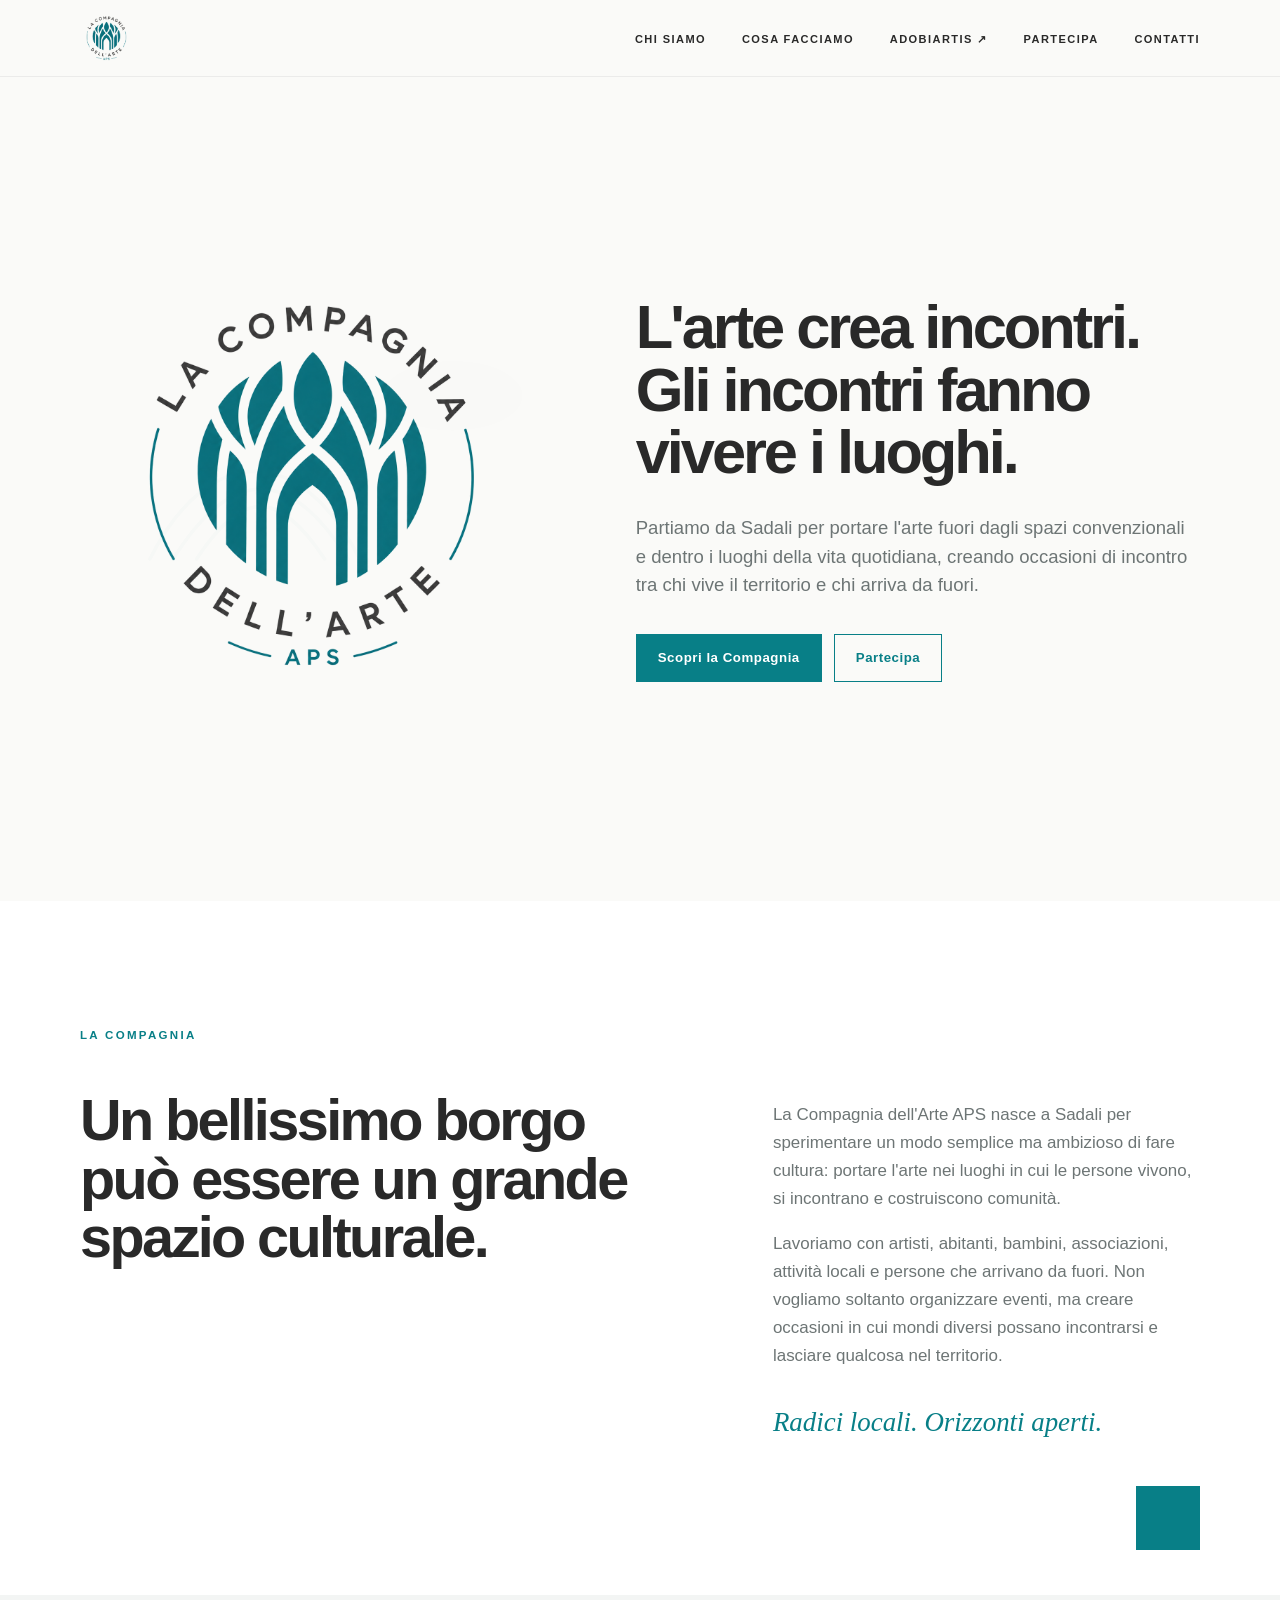
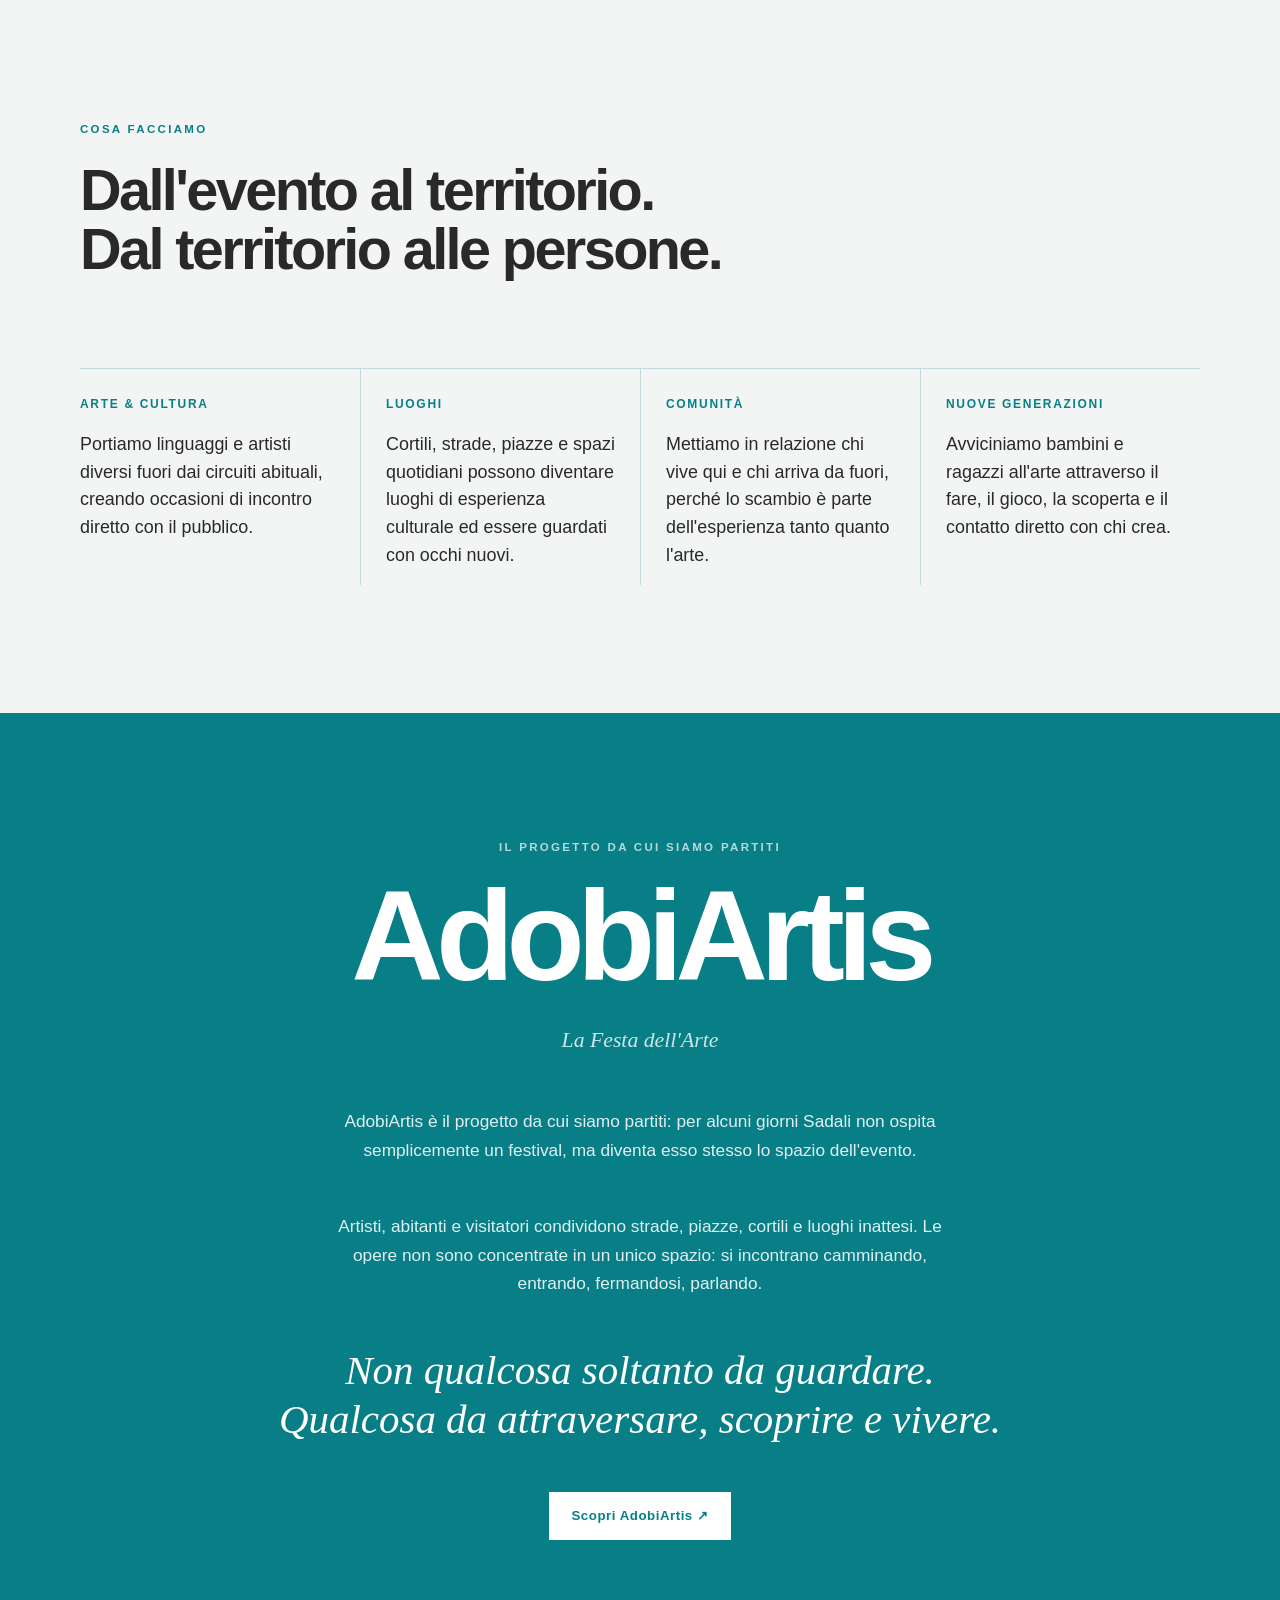
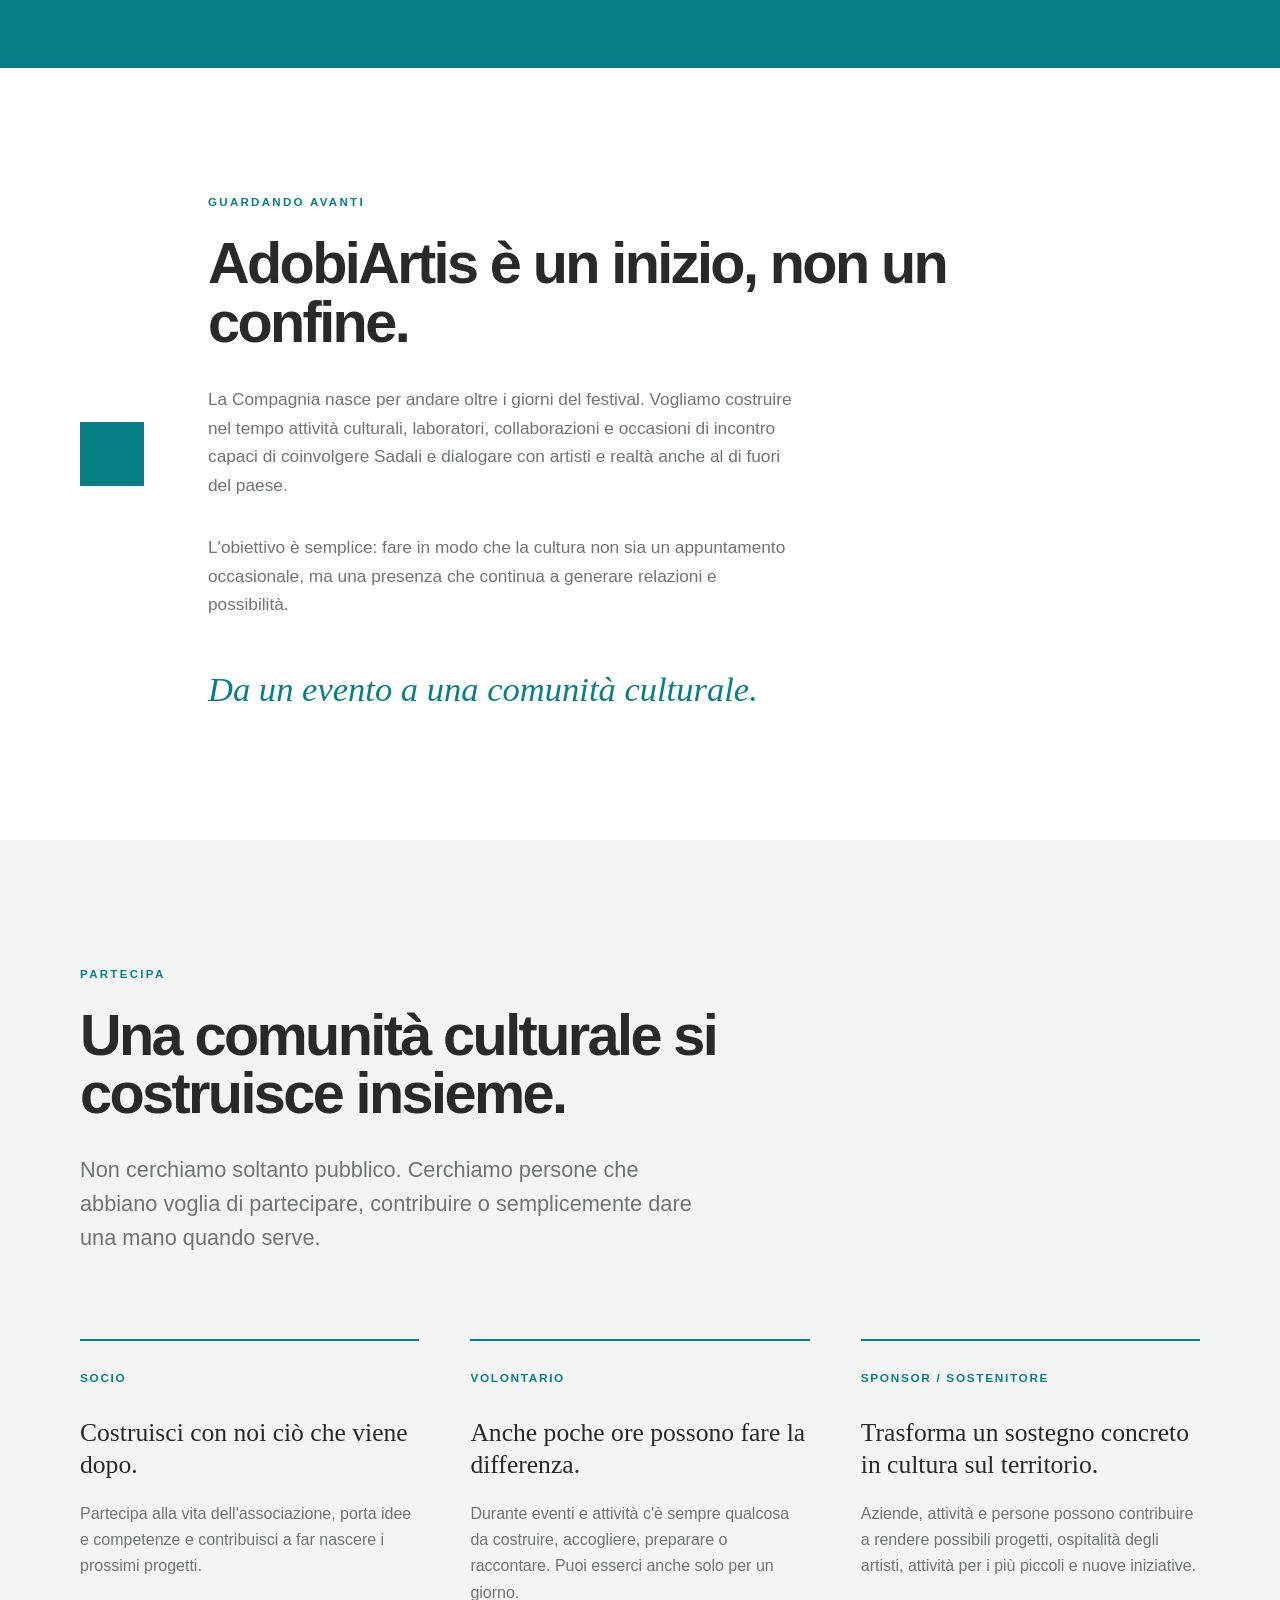
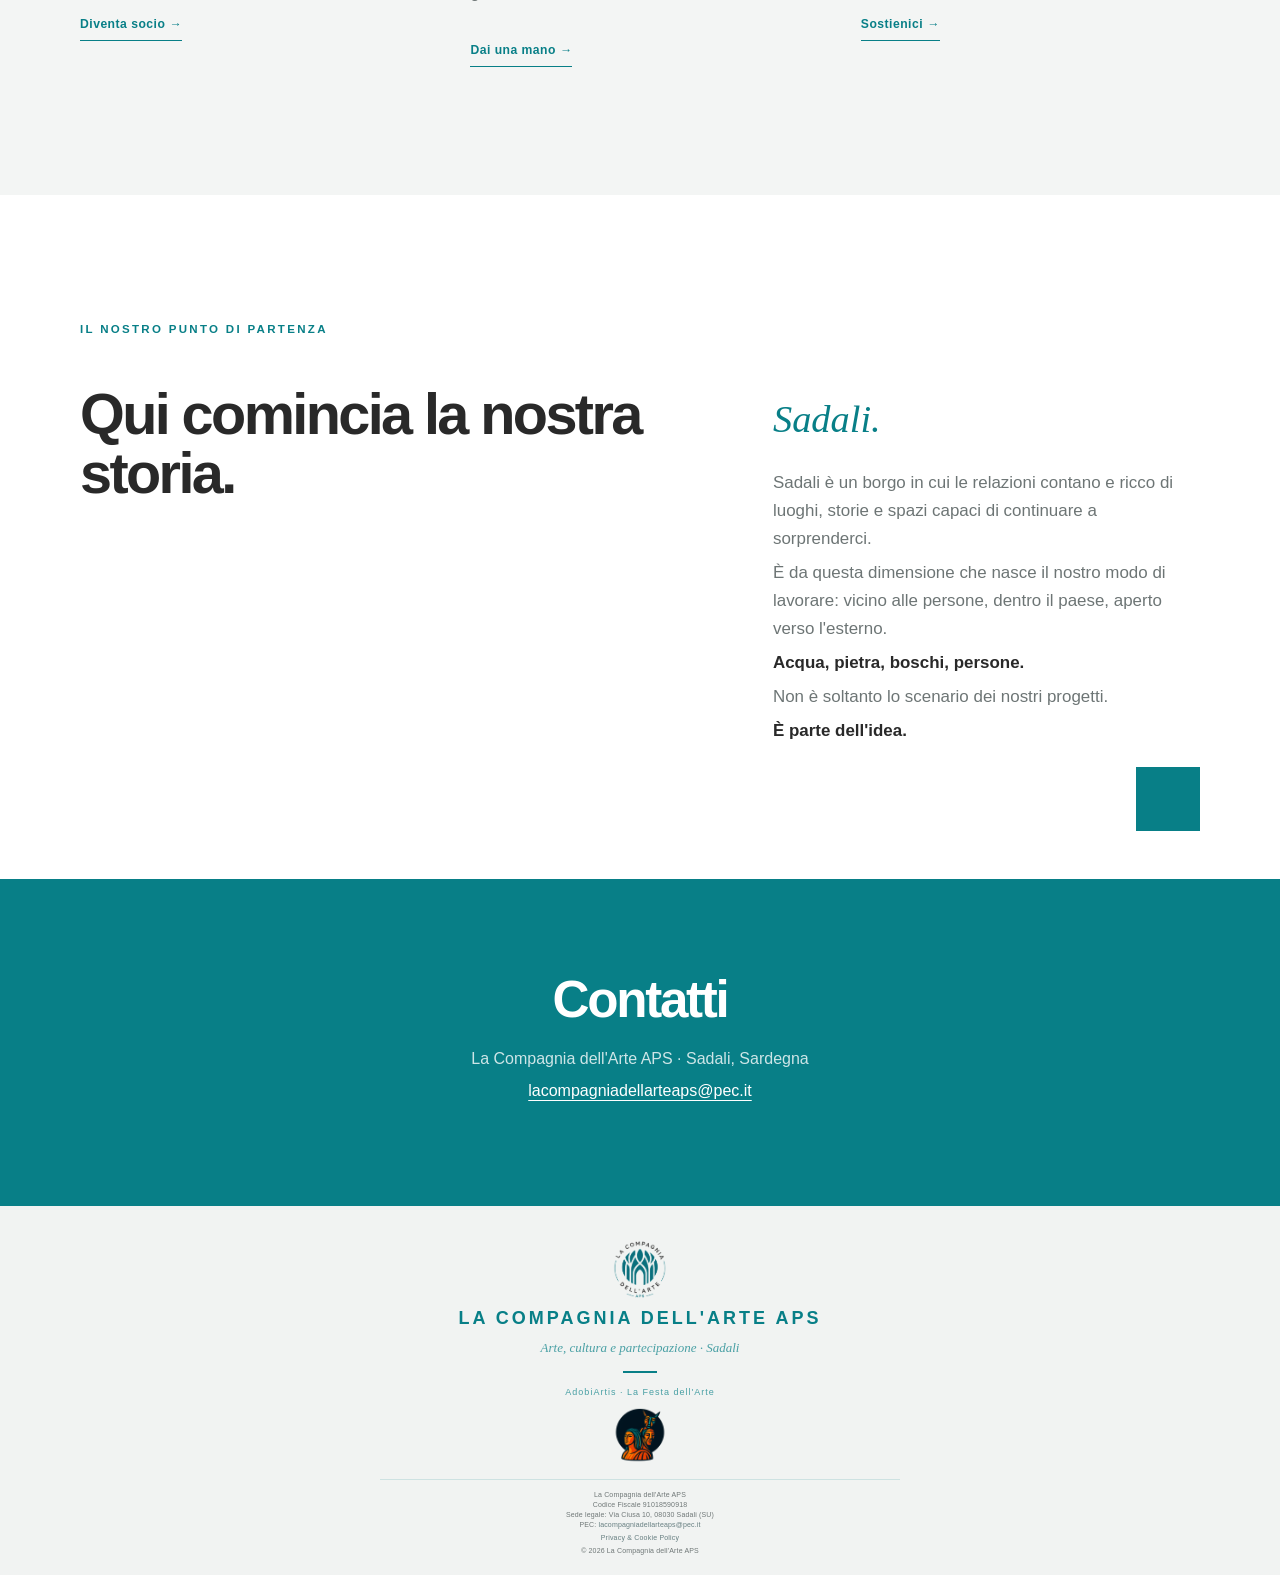
<file: index.html>
<!doctype html>
<html lang="it">

<head>
  <meta charset="utf-8">
  <meta name="viewport" content="width=device-width, initial-scale=1">

  <title>La Compagnia dell'Arte APS | Sadali</title>

  <meta
    name="description"
    content="La Compagnia dell'Arte APS nasce a Sadali per portare arte e cultura nei luoghi della vita quotidiana e creare incontri tra persone, artisti e territorio."
  >

  <!-- OPEN GRAPH -->
  <meta property="og:title" content="La Compagnia dell'Arte APS | Sadali">
  <meta
    property="og:description"
    content="Arte, cultura e partecipazione da Sadali, nel cuore della Sardegna."
  >
  <meta property="og:type" content="website">
  <meta
    property="og:image"
    content="https://lacompagniadellarteaps.github.io/associazione/assets/La_Compagnia_dell_Arte_APS_logo_transparent.png"
  >

  <!-- SOCIAL PREVIEW -->
  <meta name="twitter:card" content="summary_large_image">
  <meta name="twitter:title" content="La Compagnia dell'Arte APS | Sadali">
  <meta
    name="twitter:description"
    content="Arte, cultura e partecipazione da Sadali, nel cuore della Sardegna."
  >
  <meta
    name="twitter:image"
    content="https://lacompagniadellarteaps.github.io/associazione/assets/La_Compagnia_dell_Arte_APS_logo_transparent.png"
  >

  <!-- ICON -->
  <link
    rel="icon"
    type="image/png"
    href="assets/La_Compagnia_dell_Arte_APS_logo_transparent.png"
  >

  <!-- STYLES -->
  <link rel="stylesheet" href="css/style.css">
</head>


<body>

  <!-- =====================================================
       NAVIGATION
  ====================================================== -->

  <header id="navbar" class="navbar">

    <div class="container nav-inner">

      <a
        class="brand"
        href="#hero"
        aria-label="La Compagnia dell'Arte APS — Home"
      >
        <img
          src="assets/La_Compagnia_dell_Arte_APS_logo_transparent.png"
          alt="La Compagnia dell'Arte APS"
          class="logo compact header-logo"
        >
      </a>


      <nav
        id="navMenu"
        class="nav-menu"
        aria-label="Navigazione principale"
      >
        <ul>

          <li>
            <a class="nav-link" href="#about">
              CHI SIAMO
            </a>
          </li>

          <li>
            <a class="nav-link" href="#work">
              COSA FACCIAMO
            </a>
          </li>

          <li>
            <a
              class="nav-link"
              href="https://lacompagniadellarteaps.github.io/AdobiArtis2026/"
              target="_blank"
              rel="noopener noreferrer"
            >
              ADOBIARTIS ↗
            </a>
          </li>

          <li>
            <a class="nav-link" href="#participate">
              PARTECIPA
            </a>
          </li>

          <li>
            <a class="nav-link" href="#contact">
              CONTATTI
            </a>
          </li>

        </ul>
      </nav>


      <button
        id="hamburger"
        class="hamburger"
        type="button"
        aria-label="Apri menu"
        aria-controls="navMenu"
        aria-expanded="false"
      >
        <span></span>
        <span></span>
        <span></span>
      </button>

    </div>

  </header>


  <!-- =====================================================
       MAIN
  ====================================================== -->

  <main>


    <!-- ===================================================
         HERO
    ==================================================== -->

    <section
      id="hero"
      class="hero section"
      aria-labelledby="hero-title"
    >

      <div class="container hero-grid">


        <div class="hero-visual logo-panel">

          <img
            src="assets/La_Compagnia_dell_Arte_APS_logo_transparent.png"
            alt="La Compagnia dell'Arte APS"
            class="logo hero-logo"
          >

          <img
            src="assets/hero-shape.svg"
            alt=""
            class="hero-graphics"
            aria-hidden="true"
          >

        </div>


        <div class="hero-content">

          <h1 id="hero-title">
            L'arte crea incontri.<br>
            Gli incontri fanno vivere i luoghi.
          </h1>

          <p class="lead">
            Partiamo da Sadali per portare l'arte fuori dagli spazi
            convenzionali e dentro i luoghi della vita quotidiana,
            creando occasioni di incontro tra chi vive il territorio
            e chi arriva da fuori.
          </p>


          <div class="hero-ctas">

            <a
              class="btn primary"
              href="#about"
            >
              Scopri la Compagnia
            </a>

            <a
              class="btn ghost"
              href="#participate"
            >
              Partecipa
            </a>

          </div>

        </div>

      </div>

    </section>


    <!-- ===================================================
         CHI SIAMO
    ==================================================== -->

    <section
      id="about"
      class="section about"
      aria-labelledby="about-title"
    >

      <div class="container about-content">

        <div class="section-label">
          LA COMPAGNIA
        </div>


        <h2 id="about-title">
          Un bellissimo borgo può essere un grande spazio culturale.
        </h2>


        <div class="about-text">

          <p>
            La Compagnia dell'Arte APS nasce a Sadali per sperimentare
            un modo semplice ma ambizioso di fare cultura: portare
            l'arte nei luoghi in cui le persone vivono, si incontrano
            e costruiscono comunità.
          </p>

          <p>
            Lavoriamo con artisti, abitanti, bambini, associazioni,
            attività locali e persone che arrivano da fuori. Non
            vogliamo soltanto organizzare eventi, ma creare occasioni
            in cui mondi diversi possano incontrarsi e lasciare
            qualcosa nel territorio.
          </p>

          <h3>
            Radici locali. Orizzonti aperti.
          </h3>

        </div>

      </div>

    </section>


    <!-- ===================================================
         COSA FACCIAMO
    ==================================================== -->

    <section
      id="work"
      class="section work"
      aria-labelledby="work-title"
    >

      <div class="container">

        <div class="section-label">
          COSA FACCIAMO
        </div>


        <h2 id="work-title">
          Dall'evento al territorio.<br>
          Dal territorio alle persone.
        </h2>


        <div class="work-grid">


          <article class="work-item">

            <h3>
              ARTE &amp; CULTURA
            </h3>

            <p>
              Portiamo linguaggi e artisti diversi fuori dai circuiti
              abituali, creando occasioni di incontro diretto con il
              pubblico.
            </p>

          </article>


          <article class="work-item">

            <h3>
              LUOGHI
            </h3>

            <p>
              Cortili, strade, piazze e spazi quotidiani possono
              diventare luoghi di esperienza culturale ed essere
              guardati con occhi nuovi.
            </p>

          </article>


          <article class="work-item">

            <h3>
              COMUNITÀ
            </h3>

            <p>
              Mettiamo in relazione chi vive qui e chi arriva da
              fuori, perché lo scambio è parte dell'esperienza tanto
              quanto l'arte.
            </p>

          </article>


          <article class="work-item">

            <h3>
              NUOVE GENERAZIONI
            </h3>

            <p>
              Avviciniamo bambini e ragazzi all'arte attraverso il
              fare, il gioco, la scoperta e il contatto diretto con
              chi crea.
            </p>

          </article>


        </div>

      </div>

    </section>


    <!-- ===================================================
         ADOBIARTIS
    ==================================================== -->

    <section
      id="adobiartis"
      class="section adobiartis"
      aria-labelledby="adobiartis-title"
    >

      <div class="container">

        <div class="adobiartis-content">

          <div class="section-label">
            IL PROGETTO DA CUI SIAMO PARTITI
          </div>


          <h2 id="adobiartis-title">
            AdobiArtis
          </h2>


          <p class="lead">
            La Festa dell'Arte
          </p>


          <p>
            AdobiArtis è il progetto da cui siamo partiti: per alcuni
            giorni Sadali non ospita semplicemente un festival, ma
            diventa esso stesso lo spazio dell'evento.
          </p>

          <p>
            Artisti, abitanti e visitatori condividono strade, piazze,
            cortili e luoghi inattesi. Le opere non sono concentrate
            in un unico spazio: si incontrano camminando, entrando,
            fermandosi, parlando.
          </p>


          <h3 class="adobiartis-highlight">
            Non qualcosa soltanto da guardare.<br>
            Qualcosa da attraversare, scoprire e vivere.
          </h3>


          <div class="cta-row">

            <a
              class="btn primary"
              href="https://lacompagniadellarteaps.github.io/AdobiArtis2026/"
              target="_blank"
              rel="noopener noreferrer"
            >
              Scopri AdobiArtis ↗
            </a>

          </div>

        </div>

      </div>

    </section>


    <!-- ===================================================
         GUARDANDO AVANTI
    ==================================================== -->

    <section
      id="future"
      class="section future"
      aria-labelledby="future-title"
    >

      <div class="container">

        <div class="section-label">
          GUARDANDO AVANTI
        </div>


        <h2 id="future-title">
          AdobiArtis è un inizio, non un confine.
        </h2>


        <p class="future-text">
          La Compagnia nasce per andare oltre i giorni del festival.
          Vogliamo costruire nel tempo attività culturali, laboratori,
          collaborazioni e occasioni di incontro capaci di coinvolgere
          Sadali e dialogare con artisti e realtà anche al di fuori
          del paese.
        </p>

        <p class="future-text">
          L'obiettivo è semplice: fare in modo che la cultura non sia
          un appuntamento occasionale, ma una presenza che continua a
          generare relazioni e possibilità.
        </p>


        <h3 class="future-manifesto">
          Da un evento a una comunità culturale.
        </h3>

      </div>

    </section>


    <!-- ===================================================
         PARTECIPA
    ==================================================== -->

    <section
      id="participate"
      class="section participate"
      aria-labelledby="participate-title"
    >

      <div class="container">

        <div class="section-label">
          PARTECIPA
        </div>


        <h2 id="participate-title">
          Una comunità culturale si costruisce insieme.
        </h2>


        <p class="lead participate-intro">
          Non cerchiamo soltanto pubblico. Cerchiamo persone che
          abbiano voglia di partecipare, contribuire o semplicemente
          dare una mano quando serve.
        </p>


        <div class="participate-grid">


          <!-- SOCIO -->

          <article class="participate-card">

            <h3>
              SOCIO
            </h3>

            <p>
              <strong>
                Costruisci con noi ciò che viene dopo.
              </strong>
            </p>

            <p>
              Partecipa alla vita dell'associazione, porta idee e
              competenze e contribuisci a far nascere i prossimi
              progetti.
            </p>

            <div class="participate-actions">

              <a
                class="btn"
                href="mailto:lacompagniadellarteaps@pec.it?subject=Diventa%20socio%20-%20La%20Compagnia%20dell%27Arte"
              >
                Diventa socio →
              </a>

            </div>

          </article>


          <!-- VOLONTARIO -->

          <article class="participate-card">

            <h3>
              VOLONTARIO
            </h3>

            <p>
              <strong>
                Anche poche ore possono fare la differenza.
              </strong>
            </p>

            <p>
              Durante eventi e attività c'è sempre qualcosa da
              costruire, accogliere, preparare o raccontare.
              Puoi esserci anche solo per un giorno.
            </p>

            <div class="participate-actions">

              <a
                class="btn"
                href="mailto:lacompagniadellarteaps@pec.it?subject=Volontariato%20-%20Disponibilità"
              >
                Dai una mano →
              </a>

            </div>

          </article>


          <!-- SPONSOR -->

          <article class="participate-card">

            <h3>
              SPONSOR / SOSTENITORE
            </h3>

            <p>
              <strong>
                Trasforma un sostegno concreto in cultura sul territorio.
              </strong>
            </p>

            <p>
              Aziende, attività e persone possono contribuire a rendere
              possibili progetti, ospitalità degli artisti, attività per
              i più piccoli e nuove iniziative.
            </p>

            <div class="participate-actions">

              <a
                class="btn"
                href="mailto:lacompagniadellarteaps@pec.it?subject=Sostegno%20e%20Sponsor%20-%20Info"
              >
                Sostienici →
              </a>

            </div>

          </article>


        </div>

      </div>

    </section>


    <!-- ===================================================
         SADALI
    ==================================================== -->

    <section
      id="sadali"
      class="section sadali"
      aria-labelledby="sadali-title"
    >

      <div class="container sadali-content">

        <div class="section-label">
          IL NOSTRO PUNTO DI PARTENZA
        </div>


        <h2 id="sadali-title">
          Qui comincia la nostra storia.
        </h2>


        <div class="sadali-text">

          <h3>
            Sadali.
          </h3>

          <p>
            Sadali è un borgo in cui le relazioni contano e ricco
            di luoghi, storie e spazi capaci di continuare a
            sorprenderci.
          </p>

          <p>
            È da questa dimensione che nasce il nostro modo di
            lavorare: vicino alle persone, dentro il paese,
            aperto verso l'esterno.
          </p>

          <p>
            <strong>
              Acqua, pietra, boschi, persone.
            </strong>
          </p>

          <p>
            Non è soltanto lo scenario dei nostri progetti.
          </p>

          <p>
            <strong>
              È parte dell'idea.
            </strong>
          </p>

        </div>

      </div>

    </section>


    <!-- ===================================================
         CONTATTI
    ==================================================== -->

    <section
      id="contact"
      class="section contact"
      aria-labelledby="contact-title"
    >

      <div class="container">

        <h2 id="contact-title">
          Contatti
        </h2>

        <p>
          La Compagnia dell'Arte APS · Sadali, Sardegna
        </p>

        <p>
          <a href="mailto:lacompagniadellarteaps@pec.it">
            lacompagniadellarteaps@pec.it
          </a>
        </p>

      </div>

    </section>


  </main>


  <!-- =====================================================
       FOOTER
  ====================================================== -->

  <footer>

    <div class="footer-content">

      <div class="footer-center">


        <!-- LA COMPAGNIA -->

        <div class="footer-logo footer-logo-left">

          <img
            src="assets/La_Compagnia_dell_Arte_APS_logo_transparent.png"
            alt="La Compagnia dell'Arte APS"
          >

        </div>


        <div class="footer-brand">
          LA COMPAGNIA DELL'ARTE APS
        </div>


        <div class="footer-subtitle">
          Arte, cultura e partecipazione · Sadali
        </div>


        <div
          class="footer-line"
          aria-hidden="true"
        ></div>


        <!-- ADOBIARTIS -->

        <div class="footer-organizer">
          AdobiArtis · La Festa dell'Arte
        </div>


        <a
          class="footer-project-link footer-logo footer-logo-right"
          href="https://lacompagniadellarteaps.github.io/AdobiArtis2026/"
          target="_blank"
          rel="noopener noreferrer"
          aria-label="Visita AdobiArtis – La Festa dell'Arte"
        >

          <img
            src="assets/ChatGPT%20Image%20Apr%2023%2C%202026%2C%2002_36_26%20PM.png"
            alt="AdobiArtis – La Festa dell'Arte"
          >

        </a>

      </div>


      <!-- LEGAL -->

      <div class="footer-legal">

        <div>
          La Compagnia dell'Arte APS
        </div>

        <div>
          Codice Fiscale 91018590918
        </div>

        <div>
          Sede legale: Via Ciusa 10, 08030 Sadali (SU)
        </div>

        <div>
          PEC:
          <a href="mailto:lacompagniadellarteaps@pec.it">
            lacompagniadellarteaps@pec.it
          </a>
        </div>


        <div class="footer-legal-links">

          <a href="privacy.html">
            Privacy &amp; Cookie Policy
          </a>

        </div>


        <div class="footer-copyright">
          © 2026 La Compagnia dell'Arte APS
        </div>

      </div>

    </div>

  </footer>


  <!-- =====================================================
       JAVASCRIPT
  ====================================================== -->

  <script src="js/main.js" defer></script>

</body>

</html>
</file>
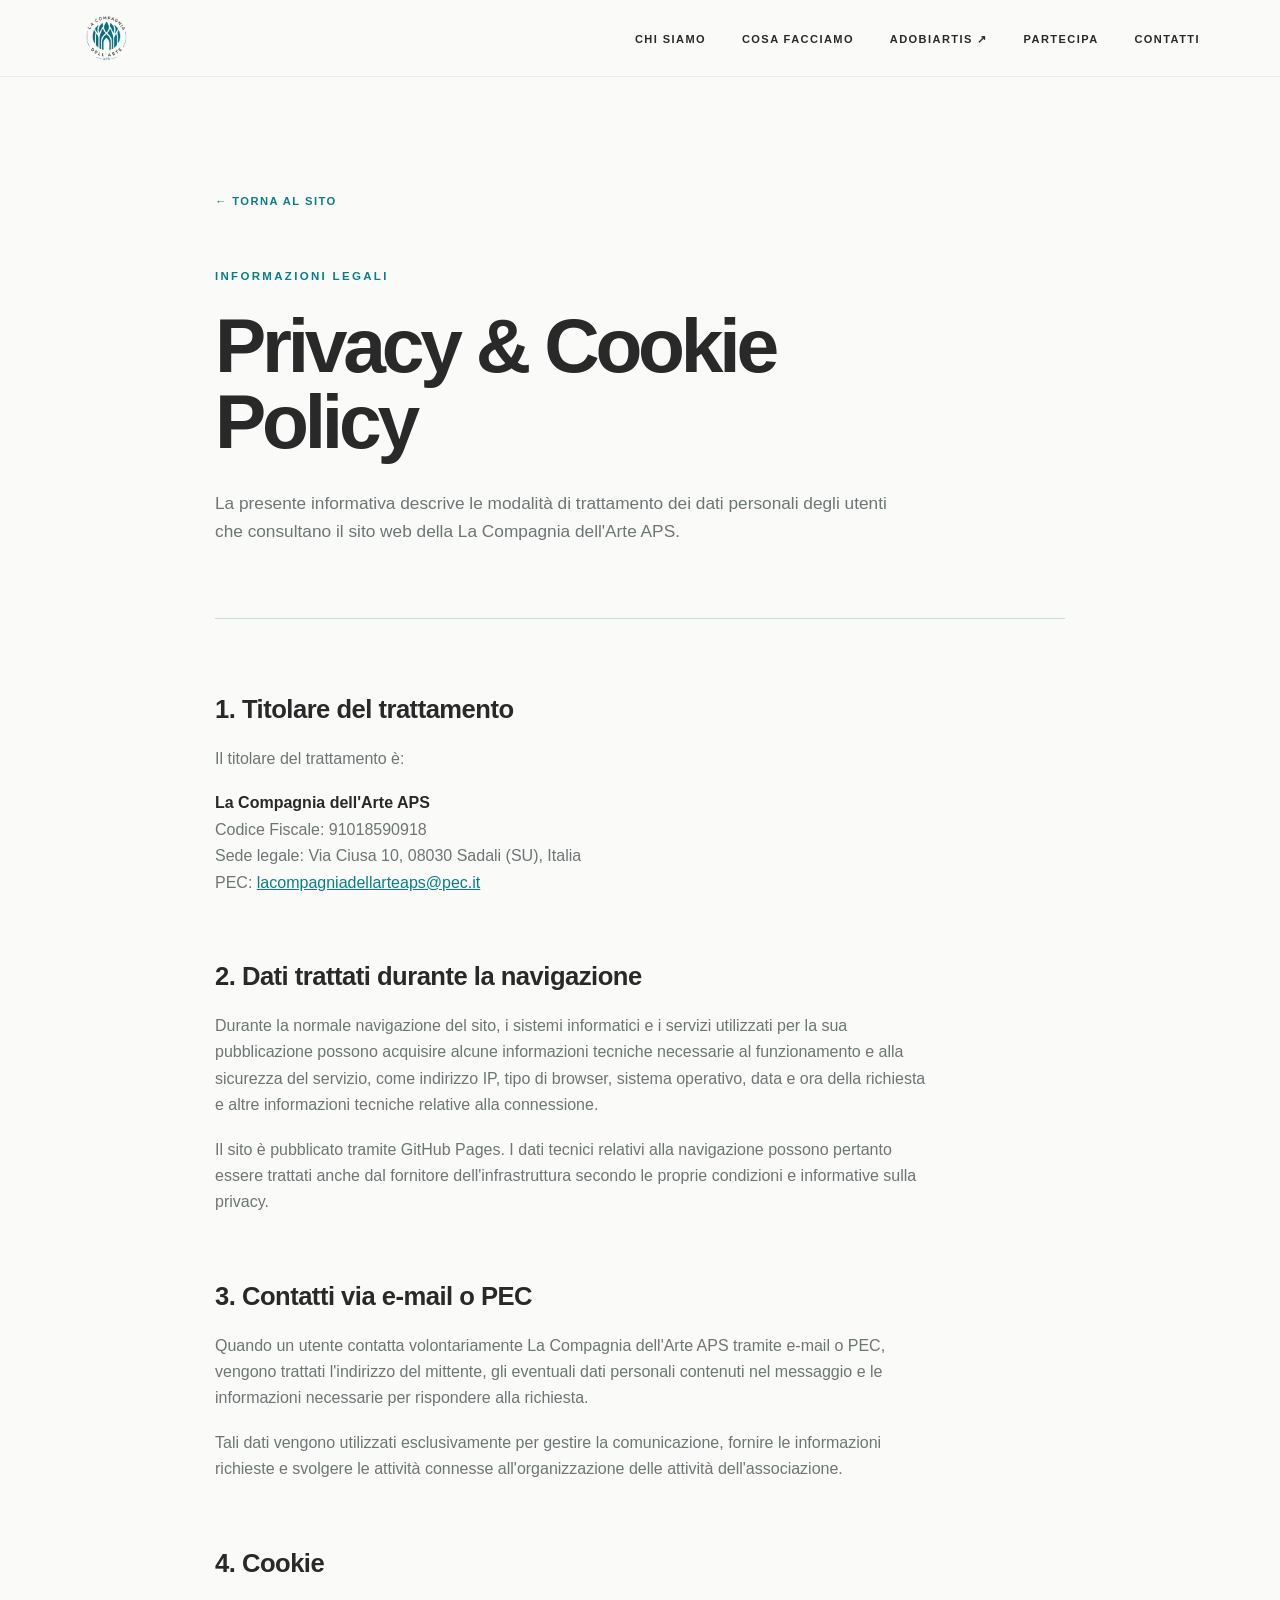
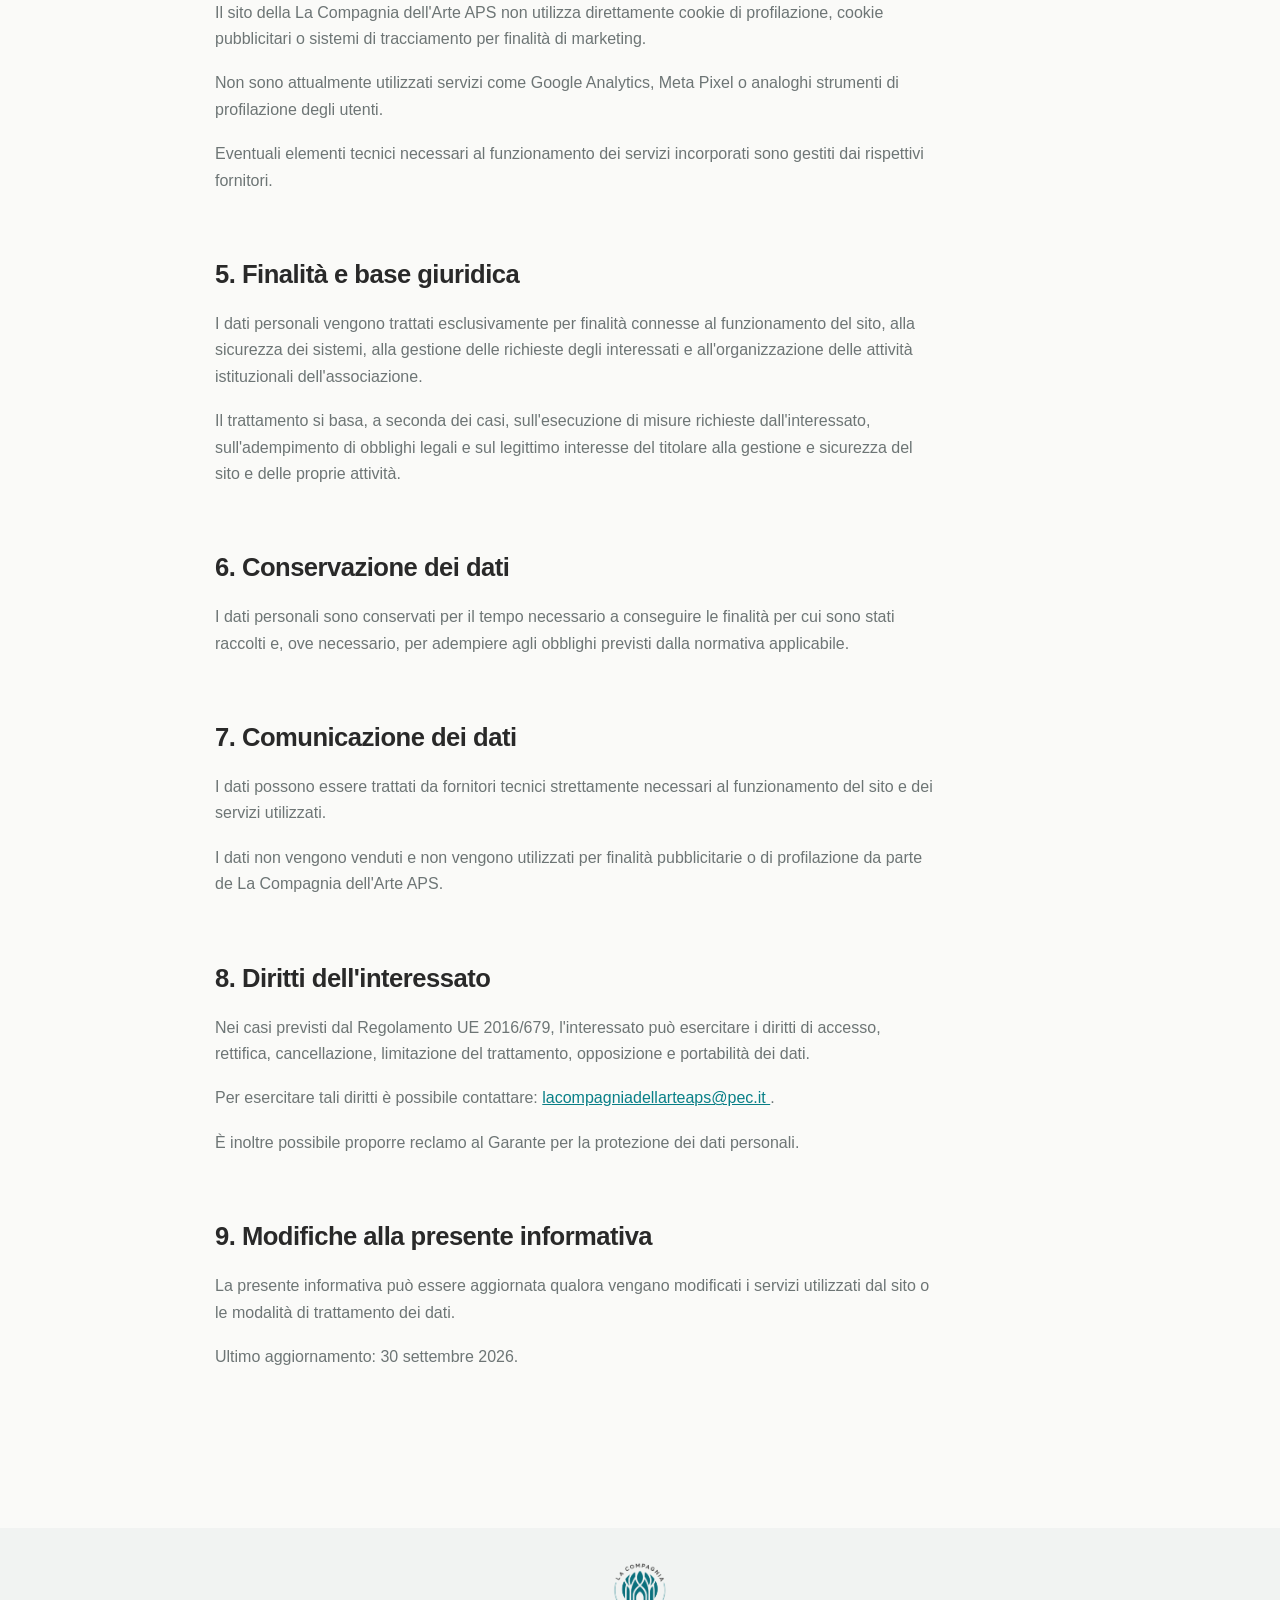
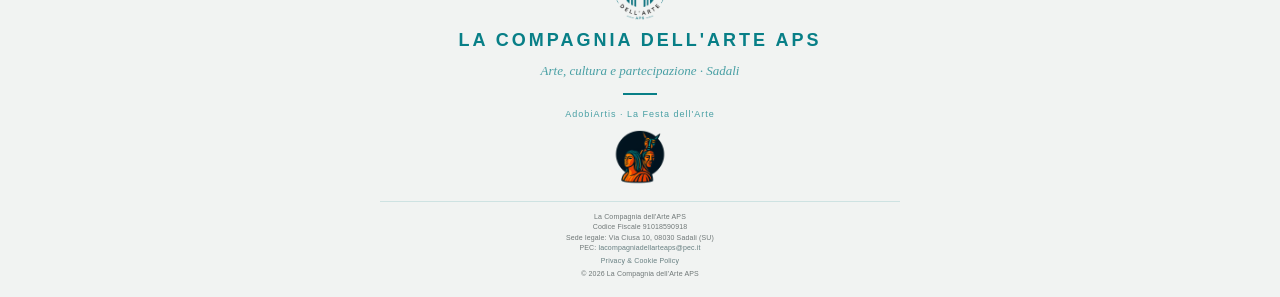
<file: privacy.html>
<!doctype html>
<html lang="it">

<head>
  <meta charset="utf-8">
  <meta name="viewport" content="width=device-width, initial-scale=1">

  <title>Privacy & Cookie Policy | La Compagnia dell'Arte APS</title>

  <meta
    name="description"
    content="Privacy & Cookie Policy della La Compagnia dell'Arte APS."
  >

  <link
    rel="icon"
    type="image/png"
    href="assets/La_Compagnia_dell_Arte_APS_logo_transparent.png"
  >

  <link rel="stylesheet" href="css/style.css">
</head>


<body>

  <!-- =====================================================
       NAVIGATION
  ====================================================== -->

  <header id="navbar" class="navbar">

    <div class="container nav-inner">

      <a
        class="brand"
        href="index.html"
        aria-label="La Compagnia dell'Arte APS — Home"
      >
        <img
          src="assets/La_Compagnia_dell_Arte_APS_logo_transparent.png"
          alt="La Compagnia dell'Arte APS"
          class="logo compact header-logo"
        >
      </a>


      <nav
        id="navMenu"
        class="nav-menu"
        aria-label="Navigazione principale"
      >

        <ul>

          <li>
            <a class="nav-link" href="index.html#about">
              CHI SIAMO
            </a>
          </li>

          <li>
            <a class="nav-link" href="index.html#work">
              COSA FACCIAMO
            </a>
          </li>

          <li>
            <a
              class="nav-link"
              href="https://lacompagniadellarteaps.github.io/AdobiArtis2026/"
              target="_blank"
              rel="noopener noreferrer"
            >
              ADOBIARTIS ↗
            </a>
          </li>

          <li>
            <a class="nav-link" href="index.html#participate">
              PARTECIPA
            </a>
          </li>

          <li>
            <a class="nav-link" href="index.html#contact">
              CONTATTI
            </a>
          </li>

        </ul>

      </nav>


      <button
        id="hamburger"
        class="hamburger"
        type="button"
        aria-label="Apri menu"
        aria-controls="navMenu"
        aria-expanded="false"
      >
        <span></span>
        <span></span>
        <span></span>
      </button>

    </div>

  </header>


  <!-- =====================================================
       PRIVACY & COOKIE POLICY
  ====================================================== -->

  <main class="legal-page">

    <a
      class="legal-back"
      href="index.html"
    >
      ← TORNA AL SITO
    </a>


    <div class="page-intro">

      <div class="section-label">
        INFORMAZIONI LEGALI
      </div>

      <h1>
        Privacy &amp; Cookie Policy
      </h1>

      <p>
        La presente informativa descrive le modalità di trattamento
        dei dati personali degli utenti che consultano il sito web
        della La Compagnia dell'Arte APS.
      </p>

    </div>


    <!-- 1. TITOLARE -->

    <h2>
      1. Titolare del trattamento
    </h2>

    <p>
      Il titolare del trattamento è:
    </p>

    <p>
      <strong>La Compagnia dell'Arte APS</strong><br>
      Codice Fiscale: 91018590918<br>
      Sede legale: Via Ciusa 10, 08030 Sadali (SU), Italia<br>
      PEC:
      <a href="mailto:lacompagniadellarteaps@pec.it">
        lacompagniadellarteaps@pec.it
      </a>
    </p>


    <!-- 2. NAVIGAZIONE -->

    <h2>
      2. Dati trattati durante la navigazione
    </h2>

    <p>
      Durante la normale navigazione del sito, i sistemi informatici
      e i servizi utilizzati per la sua pubblicazione possono
      acquisire alcune informazioni tecniche necessarie al
      funzionamento e alla sicurezza del servizio, come indirizzo IP,
      tipo di browser, sistema operativo, data e ora della richiesta
      e altre informazioni tecniche relative alla connessione.
    </p>

    <p>
      Il sito è pubblicato tramite GitHub Pages. I dati tecnici
      relativi alla navigazione possono pertanto essere trattati
      anche dal fornitore dell'infrastruttura secondo le proprie
      condizioni e informative sulla privacy.
    </p>


    <!-- 3. CONTATTI -->

    <h2>
      3. Contatti via e-mail o PEC
    </h2>

    <p>
      Quando un utente contatta volontariamente La Compagnia
      dell'Arte APS tramite e-mail o PEC, vengono trattati
      l'indirizzo del mittente, gli eventuali dati personali
      contenuti nel messaggio e le informazioni necessarie per
      rispondere alla richiesta.
    </p>

    <p>
      Tali dati vengono utilizzati esclusivamente per gestire la
      comunicazione, fornire le informazioni richieste e svolgere
      le attività connesse all'organizzazione delle attività
      dell'associazione.
    </p>


    <!-- 4. COOKIE -->

    <h2>
      4. Cookie
    </h2>

    <p>
      Il sito della La Compagnia dell'Arte APS non utilizza
      direttamente cookie di profilazione, cookie pubblicitari o
      sistemi di tracciamento per finalità di marketing.
    </p>

    <p>
      Non sono attualmente utilizzati servizi come Google Analytics,
      Meta Pixel o analoghi strumenti di profilazione degli utenti.
    </p>

    <p>
      Eventuali elementi tecnici necessari al funzionamento dei
      servizi incorporati sono gestiti dai rispettivi fornitori.
    </p>


    <!-- 5. FINALITÀ -->

    <h2>
      5. Finalità e base giuridica
    </h2>

    <p>
      I dati personali vengono trattati esclusivamente per finalità
      connesse al funzionamento del sito, alla sicurezza dei sistemi,
      alla gestione delle richieste degli interessati e
      all'organizzazione delle attività istituzionali
      dell'associazione.
    </p>

    <p>
      Il trattamento si basa, a seconda dei casi, sull'esecuzione
      di misure richieste dall'interessato, sull'adempimento di
      obblighi legali e sul legittimo interesse del titolare alla
      gestione e sicurezza del sito e delle proprie attività.
    </p>


    <!-- 6. CONSERVAZIONE -->

    <h2>
      6. Conservazione dei dati
    </h2>

    <p>
      I dati personali sono conservati per il tempo necessario a
      conseguire le finalità per cui sono stati raccolti e, ove
      necessario, per adempiere agli obblighi previsti dalla
      normativa applicabile.
    </p>


    <!-- 7. COMUNICAZIONE -->

    <h2>
      7. Comunicazione dei dati
    </h2>

    <p>
      I dati possono essere trattati da fornitori tecnici
      strettamente necessari al funzionamento del sito e dei
      servizi utilizzati.
    </p>

    <p>
      I dati non vengono venduti e non vengono utilizzati per
      finalità pubblicitarie o di profilazione da parte de
      La Compagnia dell'Arte APS.
    </p>


    <!-- 8. DIRITTI -->

    <h2>
      8. Diritti dell'interessato
    </h2>

    <p>
      Nei casi previsti dal Regolamento UE 2016/679,
      l'interessato può esercitare i diritti di accesso, rettifica,
      cancellazione, limitazione del trattamento, opposizione e
      portabilità dei dati.
    </p>

    <p>
      Per esercitare tali diritti è possibile contattare:
      <a href="mailto:lacompagniadellarteaps@pec.it">
        lacompagniadellarteaps@pec.it
      </a>.
    </p>

    <p>
      È inoltre possibile proporre reclamo al Garante per la
      protezione dei dati personali.
    </p>


    <!-- 9. MODIFICHE -->

    <h2>
      9. Modifiche alla presente informativa
    </h2>

    <p>
      La presente informativa può essere aggiornata qualora vengano
      modificati i servizi utilizzati dal sito o le modalità di
      trattamento dei dati.
    </p>

    <p>
      Ultimo aggiornamento: 30 settembre 2026.
    </p>

  </main>


  <!-- =====================================================
       FOOTER
       La Compagnia = primary identity
       AdobiArtis = secondary project
  ====================================================== -->

  <footer>

    <div class="footer-content">


      <div class="footer-center">


        <!-- LA COMPAGNIA -->

        <div class="footer-logo footer-logo-left">

          <img
            src="assets/La_Compagnia_dell_Arte_APS_logo_transparent.png"
            alt="La Compagnia dell'Arte APS"
          >

        </div>


        <div class="footer-brand">
          LA COMPAGNIA DELL'ARTE APS
        </div>


        <div class="footer-subtitle">
          Arte, cultura e partecipazione · Sadali
        </div>


        <div
          class="footer-line"
          aria-hidden="true"
        ></div>


        <!-- ADOBIARTIS -->

        <div class="footer-organizer">
          AdobiArtis · La Festa dell'Arte
        </div>


        <a
          class="footer-project-link footer-logo footer-logo-right"
          href="https://lacompagniadellarteaps.github.io/AdobiArtis2026/"
          target="_blank"
          rel="noopener noreferrer"
          aria-label="Visita AdobiArtis – La Festa dell'Arte"
        >

          <img
            src="assets/ChatGPT%20Image%20Apr%2023%2C%202026%2C%2002_36_26%20PM.png"
            alt="AdobiArtis – La Festa dell'Arte"
          >

        </a>

      </div>


      <!-- =================================================
           LEGAL INFORMATION
      ================================================== -->

      <div class="footer-legal">

        <div>
          La Compagnia dell'Arte APS
        </div>

        <div>
          Codice Fiscale 91018590918
        </div>

        <div>
          Sede legale: Via Ciusa 10, 08030 Sadali (SU)
        </div>

        <div>
          PEC:
          <a href="mailto:lacompagniadellarteaps@pec.it">
            lacompagniadellarteaps@pec.it
          </a>
        </div>


        <div class="footer-legal-links">

          <a href="privacy.html">
            Privacy &amp; Cookie Policy
          </a>

        </div>


        <div class="footer-copyright">
          © 2026 La Compagnia dell'Arte APS
        </div>

      </div>


    </div>

  </footer>


  <!-- =====================================================
       JAVASCRIPT
  ====================================================== -->

  <script
    src="js/main.js"
    defer
  ></script>

</body>

</html>
</file>
<file: css/style.css>
/* =========================================================
   LA COMPAGNIA DELL'ARTE APS
   MASTER STYLESHEET
   ========================================================= */


/* =========================================================
   1. DESIGN TOKENS
   ========================================================= */

:root {
  --teal: #087f87;
  --teal-dark: #066970;
  --teal-soft: #e8f2f2;

  --charcoal: #292929;
  --text: #303535;
  --muted: #6d7575;

  --white: #ffffff;
  --off-white: #fafaf8;
  --light-grey: #f3f5f4;

  --line: rgba(41, 41, 41, 0.12);
  --teal-line: rgba(8, 127, 135, 0.22);

  --footer-bg: #f1f3f2;
  --footer-text: #087f87;
  --footer-muted: rgba(8, 127, 135, 0.72);
  --footer-divider: rgba(8, 127, 135, 0.15);

  --container: 1120px;

  --section-space: clamp(90px, 10vw, 150px);

  --font-sans:
    Inter,
    -apple-system,
    BlinkMacSystemFont,
    "Segoe UI",
    Helvetica,
    Arial,
    sans-serif;

  --font-serif:
    Georgia,
    "Times New Roman",
    serif;
}


/* =========================================================
   2. RESET
   ========================================================= */

*,
*::before,
*::after {
  box-sizing: border-box;
}

html {
  scroll-behavior: smooth;
}

body {
  margin: 0;

  background: var(--off-white);
  color: var(--text);

  font-family: var(--font-sans);
  font-size: 16px;
  line-height: 1.65;

  -webkit-font-smoothing: antialiased;

  overflow-x: hidden;
}

img {
  display: block;
  max-width: 100%;
}

a {
  color: inherit;
}

button,
input,
textarea,
select {
  font: inherit;
}

h1,
h2,
h3,
p {
  margin-top: 0;
}


/* =========================================================
   3. GLOBAL LAYOUT
   ========================================================= */

.container {
  width: min(
    var(--container),
    calc(100% - 48px)
  );

  margin-inline: auto;
}

.section {
  position: relative;

  padding-block: var(--section-space);
}

section {
  scroll-margin-top: 90px;
}


/* =========================================================
   4. TYPOGRAPHY
   ========================================================= */

h1,
h2,
h3 {
  color: var(--charcoal);
}

h1 {
  margin-bottom: 30px;

  font-size: clamp(3rem, 6.3vw, 6.5rem);
  font-weight: 650;
  line-height: 0.98;
  letter-spacing: -0.055em;
}

h2 {
  max-width: 900px;

  margin-bottom: 30px;

  font-size: clamp(2.3rem, 4.5vw, 4.8rem);
  font-weight: 620;
  line-height: 1.02;
  letter-spacing: -0.045em;
}

h3 {
  font-size: 1.15rem;
  line-height: 1.3;
}

p {
  max-width: 680px;
}

.lead {
  font-size: clamp(1.15rem, 1.7vw, 1.45rem);
  line-height: 1.55;

  color: var(--muted);
}

.section-label {
  margin-bottom: 24px;

  color: var(--teal);

  font-size: 0.72rem;
  font-weight: 700;
  line-height: 1.2;
  letter-spacing: 0.2em;

  text-transform: uppercase;
}


/* =========================================================
   5. BUTTONS
   ========================================================= */

.btn {
  display: inline-flex;
  align-items: center;
  justify-content: center;

  min-height: 48px;

  padding: 12px 21px;

  border: 1px solid transparent;

  font-size: 0.83rem;
  font-weight: 700;
  letter-spacing: 0.04em;

  text-decoration: none;

  transition:
    background 180ms ease,
    color 180ms ease,
    border-color 180ms ease,
    transform 180ms ease;
}

.btn:hover,
.btn:focus-visible {
  transform: translateY(-2px);
}

.btn.primary {
  background: var(--teal);
  color: var(--white);
}

.btn.primary:hover,
.btn.primary:focus-visible {
  background: var(--teal-dark);
}

.btn.ghost {
  border-color: var(--teal);

  background: transparent;
  color: var(--teal);
}

.btn.ghost:hover,
.btn.ghost:focus-visible {
  background: var(--teal);
  color: var(--white);
}


/* =========================================================
   6. NAVIGATION
   ========================================================= */

.navbar {
  position: sticky;
  top: 0;
  z-index: 1000;

  background: rgba(250, 250, 248, 0.94);

  border-bottom: 1px solid rgba(41, 41, 41, 0.07);

  backdrop-filter: blur(12px);
  -webkit-backdrop-filter: blur(12px);
}

.nav-inner {
  min-height: 76px;

  display: flex;
  align-items: center;
  justify-content: space-between;

  gap: 30px;
}

.brand {
  display: inline-flex;
  align-items: center;

  flex: 0 0 auto;

  text-decoration: none;
}

.header-logo {
  width: auto;
  height: 53px;

  object-fit: contain;
}

.nav-menu ul {
  display: flex;
  align-items: center;

  gap: clamp(20px, 2.8vw, 38px);

  margin: 0;
  padding: 0;

  list-style: none;
}

.nav-link {
  position: relative;

  color: var(--charcoal);

  font-size: 0.69rem;
  font-weight: 700;
  letter-spacing: 0.13em;

  text-decoration: none;
}

.nav-link::after {
  content: "";

  position: absolute;

  left: 0;
  right: 100%;
  bottom: -7px;

  height: 2px;

  background: var(--teal);

  transition: right 180ms ease;
}

.nav-link:hover::after,
.nav-link:focus-visible::after {
  right: 0;
}


/* =========================================================
   7. MOBILE MENU BUTTON
   ========================================================= */

.hamburger {
  display: none;

  width: 44px;
  height: 44px;

  padding: 10px;

  border: 0;

  background: transparent;

  cursor: pointer;
}

.hamburger span {
  display: block;

  width: 23px;
  height: 2px;

  margin: 5px auto;

  background: var(--charcoal);

  transition: 180ms ease;
}


/* =========================================================
   8. HERO
   Larger logo + more controlled headline
   ========================================================= */

.hero {
  min-height: calc(100vh - 76px);

  display: flex;
  align-items: center;

  background: var(--off-white);
}

.hero-grid {
  display: grid;

  grid-template-columns:
    minmax(360px, 0.95fr)
    minmax(0, 1.15fr);

  gap: clamp(60px, 7vw, 105px);

  align-items: center;
}

.hero-visual {
  position: relative;

  min-height: 500px;

  display: flex;
  align-items: center;
  justify-content: center;
}

.hero-logo {
  position: relative;
  z-index: 2;

  width: min(100%, 440px);
  height: auto;
}

.hero-graphics {
  position: absolute;
  z-index: 1;

  width: min(120%, 500px);

  opacity: 0.10;

  pointer-events: none;
}

.hero-content {
  max-width: 690px;
}

.hero-content h1 {
  max-width: 680px;

  margin-bottom: 30px;

  font-size: clamp(3rem, 4.8vw, 5.3rem);
  font-weight: 650;
  line-height: 1.02;
  letter-spacing: -0.05em;
}

.hero-content .lead {
  max-width: 580px;

  margin-bottom: 34px;

  font-size: clamp(1.1rem, 1.45vw, 1.35rem);
  line-height: 1.55;
}

.hero-ctas {
  display: flex;
  flex-wrap: wrap;

  gap: 12px;
}


/* =========================================================
   9. EDITORIAL SYSTEM
   ========================================================= */

.about,
.future,
.sadali {
  overflow: hidden;
}

.about {
  background: var(--white);
}

.about-content,
.sadali-content {
  display: grid;

  grid-template-columns:
    minmax(0, 1.15fr)
    minmax(280px, 0.85fr);

  column-gap: clamp(55px, 9vw, 130px);
  row-gap: 24px;

  align-items: start;
}

.about-content .section-label,
.sadali-content .section-label {
  grid-column: 1 / -1;
}

.about-content > h2,
.sadali-content > h2 {
  grid-column: 1;
}

.about-text,
.sadali-text {
  grid-column: 2;

  padding-top: 10px;
}

.about-text p,
.sadali-text p {
  color: var(--muted);

  font-size: 1.06rem;
}

.about-text h3 {
  margin-top: 36px;

  color: var(--teal);

  font-family: var(--font-serif);
  font-size: clamp(1.4rem, 2.1vw, 2rem);
  font-style: italic;
  font-weight: 400;
}


/* =========================================================
   10. GEOMETRIC ACCENT SYSTEM
   One accent only per editorial section
   ========================================================= */

.about::after,
.future::after,
.sadali::after {
  content: "";

  position: absolute;

  width: clamp(42px, 5vw, 70px);

  aspect-ratio: 1;

  background: var(--teal);

  pointer-events: none;
}

.about::after {
  right: max(
    24px,
    calc((100vw - var(--container)) / 2)
  );

  bottom: 45px;
}

.future::after {
  left: max(
    24px,
    calc((100vw - var(--container)) / 2)
  );

  top: 50%;

  transform: translateY(-50%);
}

.sadali::after {
  right: max(
    24px,
    calc((100vw - var(--container)) / 2)
  );

  bottom: 48px;
}


/* =========================================================
   11. COSA FACCIAMO
   ========================================================= */

.work {
  background: var(--light-grey);
}

.work h2 {
  margin-bottom: clamp(55px, 7vw, 90px);
}

.work-grid {
  display: grid;

  grid-template-columns: repeat(4, 1fr);

  gap: 0;

  border-top: 1px solid var(--teal-line);
}

.work-item {
  min-width: 0;

  padding: 28px 25px 15px 0;
}

.work-item + .work-item {
  padding-left: 25px;

  border-left: 1px solid var(--teal-line);
}

.work-item h3 {
  margin-bottom: 18px;

  color: var(--teal);

  font-size: 0.75rem;
  font-weight: 750;
  letter-spacing: 0.14em;
}

.work-item p {
  margin: 0;

  color: var(--charcoal);

  font-size: clamp(1rem, 1.4vw, 1.18rem);
  line-height: 1.55;
}


/* =========================================================
   12. ADOBIARTIS FEATURE
   ========================================================= */

.adobiartis {
  background: var(--teal);
  color: var(--white);

  text-align: center;
}

.adobiartis-content {
  max-width: 880px;

  margin-inline: auto;
}

.adobiartis .section-label {
  color: rgba(255, 255, 255, 0.7);
}

.adobiartis h2 {
  margin-inline: auto;

  color: var(--white);

  font-size: clamp(4rem, 10vw, 8.5rem);
  line-height: 0.9;
  letter-spacing: -0.06em;
}

.adobiartis .lead {
  margin: 15px auto 50px;

  color: rgba(255, 255, 255, 0.8);

  font-family: var(--font-serif);
  font-style: italic;
}

.adobiartis-content > p:not(.lead) {
  max-width: 630px;

  margin: 0 auto 48px;

  color: rgba(255, 255, 255, 0.88);

  font-size: 1.08rem;
}

.adobiartis-highlight {
  max-width: 760px;

  margin: 0 auto 48px;

  color: var(--white);

  font-family: var(--font-serif);
  font-size: clamp(1.8rem, 3.2vw, 3rem);
  font-style: italic;
  font-weight: 400;
  line-height: 1.2;
}

.adobiartis .btn.primary {
  border: 1px solid var(--white);

  background: var(--white);
  color: var(--teal);
}

.adobiartis .btn.primary:hover,
.adobiartis .btn.primary:focus-visible {
  background: transparent;
  color: var(--white);
}

.cta-row {
  display: flex;
  justify-content: center;
}


/* =========================================================
   13. GUARDANDO AVANTI
   ========================================================= */

.future {
  background: var(--white);
}

.future .container {
  padding-left: clamp(80px, 10vw, 145px);
}

.future h2 {
  max-width: 800px;
}

.future-text {
  max-width: 590px;

  margin-top: 34px;

  color: var(--muted);

  font-size: 1.08rem;
}

.future-manifesto {
  max-width: 700px;

  margin-top: 48px;
  margin-bottom: 0;

  color: var(--teal);

  font-family: var(--font-serif);
  font-size: clamp(1.6rem, 2.7vw, 2.6rem);
  font-style: italic;
  font-weight: 400;
}


/* =========================================================
   14. PARTECIPA
   ========================================================= */

.participate {
  background: var(--light-grey);
}

.participate > .container > h2 {
  max-width: 850px;
}

.participate-intro {
  max-width: 620px;

  margin-bottom: clamp(55px, 7vw, 85px);
}

.participate-grid {
  display: grid;

  grid-template-columns: repeat(3, 1fr);

  gap: clamp(28px, 4vw, 55px);
}

.participate-card {
  position: relative;

  padding: 30px 0 0;

  border-top: 2px solid var(--teal);

  background: transparent;
}

.participate-card h3 {
  margin-bottom: 30px;

  color: var(--teal);

  font-size: 0.74rem;
  font-weight: 750;
  letter-spacing: 0.14em;
}

.participate-card p {
  color: var(--muted);
}

.participate-card p strong {
  display: block;

  margin-bottom: 20px;

  color: var(--charcoal);

  font-family: var(--font-serif);
  font-size: clamp(1.35rem, 2vw, 1.8rem);
  font-weight: 400;
  line-height: 1.25;
}

.participate-actions {
  margin-top: 30px;
}

.participate-card .btn {
  min-height: auto;

  padding: 0 0 6px;

  border: 0;
  border-bottom: 1px solid var(--teal);

  background: transparent;

  color: var(--teal);

  font-size: 0.76rem;
}

.participate-card .btn:hover,
.participate-card .btn:focus-visible {
  background: transparent;

  color: var(--teal-dark);

  transform: translateX(4px);
}


/* =========================================================
   15. SADALI
   ========================================================= */

.sadali {
  background: var(--white);
}

.sadali-text h3 {
  margin-bottom: 24px;

  color: var(--teal);

  font-family: var(--font-serif);
  font-size: clamp(2rem, 3vw, 3rem);
  font-style: italic;
  font-weight: 400;
}

.sadali-text p {
  margin-bottom: 6px;
}

.sadali-text strong {
  color: var(--charcoal);
}


/* =========================================================
   16. CONTACT
   ========================================================= */

.contact {
  padding-block: clamp(65px, 8vw, 95px);

  background: var(--teal);
  color: var(--white);

  text-align: center;
}

.contact h2 {
  margin-inline: auto;
  margin-bottom: 20px;

  color: var(--white);

  font-size: clamp(2rem, 4vw, 3.4rem);
}

.contact p {
  margin: 6px auto;

  color: rgba(255, 255, 255, 0.8);
}

.contact a {
  color: var(--white);

  text-decoration-thickness: 1px;
  text-underline-offset: 4px;
}


/* =========================================================
   17. FOOTER
   ========================================================= */

footer {
  padding: 30px 20px 18px;

  background: var(--footer-bg);
  color: var(--footer-text);

  text-align: center;
}

.footer-content {
  max-width: 960px;

  margin: 0 auto;

  display: flex;
  flex-direction: column;
  align-items: center;
  justify-content: center;

  gap: 12px;
}

.footer-center {
  width: 100%;

  display: flex;
  flex-direction: column;
  align-items: center;
  justify-content: center;

  text-align: center;
}

.footer-logo {
  display: flex;
  align-items: center;
  justify-content: center;
}

.footer-logo-left img {
  display: block;

  width: auto;
  height: auto;

  max-width: 88px;
  max-height: 68px;

  object-fit: contain;

  margin: 0 auto;
}

.footer-brand {
  margin: 0;

  color: var(--footer-text);

  font-size: 18px;
  font-weight: 700;
  letter-spacing: 3px;

  text-align: center;
}

.footer-subtitle {
  margin-top: 4px;

  color: var(--footer-muted);

  font-family: Georgia, "Times New Roman", serif;
  font-size: 13px;
  font-style: italic;

  text-align: center;
}

.footer-line {
  width: 34px;
  height: 2px;

  margin: 12px auto;

  background: var(--teal);
}

.footer-organizer {
  margin: 0;

  color: var(--footer-muted);

  font-size: 9px;
  letter-spacing: 1px;

  text-align: center;
}

.footer-project-link {
  display: inline-flex;
  flex-direction: column;
  align-items: center;
  justify-content: center;

  margin-top: 7px;

  color: inherit;

  text-decoration: none;
}

.footer-project-link:visited {
  color: inherit;
}

.footer-project-link:hover,
.footer-project-link:focus {
  color: var(--teal);
}

.footer-logo-right img {
  display: block;

  width: auto;
  height: auto;

  max-width: 76px;
  max-height: 58px;

  object-fit: contain;

  margin: 0 auto;
}

.footer-legal {
  width: 100%;
  max-width: 520px;

  margin: 2px auto 0;
  padding-top: 10px;

  display: block;

  border-top: 1px solid var(--footer-divider);

  color: #6f7777;

  font-size: 7px;
  line-height: 1.45;
  letter-spacing: 0.15px;

  text-align: center;
}

.footer-legal div {
  display: block;

  width: 100%;

  margin: 0;

  text-align: center;
}

.footer-legal a,
.footer-legal a:visited {
  color: #667e80;

  font-weight: 400;

  text-decoration: none;
}

.footer-legal a:hover,
.footer-legal a:focus {
  color: var(--teal);
}

.footer-legal-links {
  margin-top: 3px !important;
}

.footer-legal-links a {
  color: #667e80;

  font-weight: 400;
  letter-spacing: 0.2px;
}

.footer-copyright {
  margin-top: 3px !important;
}


/* =========================================================
   18. PRIVACY / LEGAL PAGE
   ========================================================= */

.legal-page {
  width: min(
    850px,
    calc(100% - 48px)
  );

  margin-inline: auto;

  padding-top: clamp(70px, 9vw, 110px);
  padding-bottom: clamp(90px, 11vw, 140px);
}

.legal-back {
  display: inline-block;

  margin-bottom: 60px;

  color: var(--teal);

  font-size: 0.7rem;
  font-weight: 700;
  letter-spacing: 0.13em;

  text-decoration: none;
}

.legal-back:hover,
.legal-back:focus-visible {
  text-decoration: underline;
  text-underline-offset: 5px;
}

.page-intro {
  margin-bottom: 75px;
  padding-bottom: 55px;

  border-bottom: 1px solid var(--teal-line);
}

.page-intro h1 {
  max-width: 760px;

  margin-bottom: 30px;

  font-size: clamp(2.7rem, 6vw, 5.5rem);
}

.page-intro p {
  color: var(--muted);

  font-size: 1.08rem;
}

.legal-page > h2 {
  max-width: 720px;

  margin-top: 65px;
  margin-bottom: 20px;

  color: var(--charcoal);

  font-size: clamp(1.35rem, 2vw, 1.7rem);
  font-weight: 650;
  line-height: 1.25;
  letter-spacing: -0.02em;
}

.legal-page > p {
  max-width: 720px;

  margin-bottom: 18px;

  color: var(--muted);
}

.legal-page strong {
  color: var(--charcoal);
}

.legal-page a {
  color: var(--teal);
}


/* =========================================================
   19. ACCESSIBILITY
   ========================================================= */

a:focus-visible,
button:focus-visible {
  outline: 2px solid var(--teal);
  outline-offset: 4px;
}


/* =========================================================
   20. TABLET
   ========================================================= */

@media (max-width: 900px) {

  /* HERO */

  .hero-grid {
    grid-template-columns:
      minmax(280px, 0.9fr)
      minmax(0, 1.1fr);

    gap: 45px;
  }

  .hero-visual {
    min-height: 380px;
  }

  .hero-logo {
    width: min(100%, 350px);
  }

  .hero-content h1 {
    font-size: clamp(2.8rem, 6vw, 4.3rem);
  }


  /* WORK */

  .work-grid {
    grid-template-columns: repeat(2, 1fr);
  }

  .work-item {
    padding: 28px 25px 30px 0;

    border-bottom: 1px solid var(--teal-line);
  }

  .work-item + .work-item {
    padding-left: 25px;
  }

  .work-item:nth-child(3) {
    padding-left: 0;

    border-left: 0;
  }


  /* PARTECIPA */

  .participate-grid {
    gap: 28px;
  }

}


/* =========================================================
   21. MOBILE
   ========================================================= */

@media (max-width: 768px) {

  :root {
    --section-space: 78px;
  }


  /* GENERAL */

  .container {
    width: min(
      100% - 36px,
      var(--container)
    );
  }

  h1 {
    font-size: clamp(2.7rem, 12vw, 4.6rem);
  }

  h2 {
    font-size: clamp(2.15rem, 10vw, 3.6rem);
  }


  /* NAVIGATION */

  .nav-inner {
    min-height: 68px;
  }

  .header-logo {
    height: 46px;
  }

  .hamburger {
    display: block;
  }

  .nav-menu {
    position: absolute;

    top: 100%;
    left: 0;
    right: 0;

    display: none;

    padding: 25px 18px 30px;

    background: var(--off-white);

    border-bottom: 1px solid var(--line);
  }

  .nav-menu.active {
    display: block;
  }

  .nav-menu ul {
    width: min(100%, var(--container));

    margin: 0 auto;

    flex-direction: column;
    align-items: flex-start;

    gap: 22px;
  }

  .nav-link {
    font-size: 0.76rem;
  }


  /* HERO */

  .hero {
    min-height: auto;

    padding-top: 60px;
    padding-bottom: 80px;
  }

  .hero-grid {
    grid-template-columns: 1fr;

    gap: 45px;
  }

  .hero-visual {
    min-height: auto;

    justify-content: center;
  }

  .hero-logo {
    width: min(78vw, 310px);
  }

  .hero-graphics {
    width: min(90vw, 350px);
  }

  .hero-content {
    max-width: 100%;
  }

  .hero-content h1 {
    max-width: 100%;

    font-size: clamp(2.65rem, 11vw, 4rem);
    line-height: 1;
  }

  .hero-content .lead {
    margin-bottom: 28px;
  }


  /* EDITORIAL */

  .about-content,
  .sadali-content {
    grid-template-columns: 1fr;

    row-gap: 15px;
  }

  .about-content .section-label,
  .sadali-content .section-label,
  .about-content > h2,
  .sadali-content > h2,
  .about-text,
  .sadali-text {
    grid-column: 1;
  }

  .about-text,
  .sadali-text {
    padding-top: 12px;
  }


  /* ACCENTS */

  .about::after,
  .future::after,
  .sadali::after {
    width: 38px;
  }

  .about::after {
    right: 18px;
    bottom: 22px;
  }

  .future::after {
    left: auto;
    right: 18px;

    top: auto;
    bottom: 22px;

    transform: none;
  }

  .sadali::after {
    right: 18px;
    bottom: 22px;
  }


  /* WORK */

  .work h2 {
    margin-bottom: 50px;
  }

  .work-grid {
    grid-template-columns: 1fr;

    border-top: 1px solid var(--teal-line);
  }

  .work-item,
  .work-item + .work-item,
  .work-item:nth-child(3) {
    padding: 25px 0;

    border-left: 0;
    border-bottom: 1px solid var(--teal-line);
  }

  .work-item:last-child {
    border-bottom: 0;
  }


  /* ADOBIARTIS */

  .adobiartis h2 {
    font-size: clamp(3.5rem, 17vw, 6rem);
  }

  .adobiartis .lead {
    margin-bottom: 38px;
  }

  .adobiartis-content > p:not(.lead) {
    margin-bottom: 38px;
  }

  .adobiartis-highlight {
    margin-bottom: 40px;
  }


  /* FUTURE */

  .future .container {
    padding-left: 0;
  }

  .future-text {
    margin-top: 28px;
  }

  .future-manifesto {
    margin-top: 38px;
  }


  /* PARTECIPA */

  .participate-intro {
    margin-bottom: 48px;
  }

  .participate-grid {
    grid-template-columns: 1fr;

    gap: 48px;
  }

  .participate-card {
    padding-top: 24px;
  }


  /* CONTACT */

  .contact {
    padding-block: 65px;
  }

  .contact p {
    overflow-wrap: anywhere;
  }


  /* FOOTER */

  footer {
    padding-top: 28px;
  }

  .footer-brand {
    font-size: 16px;
    letter-spacing: 2px;
  }

  .footer-logo-left img {
    max-width: 82px;
    max-height: 64px;
  }

  .footer-logo-right img {
    max-width: 68px;
    max-height: 54px;
  }


  /* LEGAL */

  .legal-page {
    width: calc(100% - 36px);

    padding-top: 60px;
    padding-bottom: 90px;
  }

  .legal-back {
    margin-bottom: 45px;
  }

  .page-intro {
    margin-bottom: 55px;
    padding-bottom: 42px;
  }

  .legal-page > h2 {
    margin-top: 50px;
  }

}


/* =========================================================
   22. SMALL MOBILE
   ========================================================= */

@media (max-width: 480px) {

  .hero-logo {
    width: min(82vw, 290px);
  }

  .hero-ctas {
    flex-direction: column;
  }

  .hero-ctas .btn {
    width: 100%;
  }

  .section-label {
    font-size: 0.65rem;
    letter-spacing: 0.17em;
  }

  .adobiartis-highlight {
    font-size: 1.7rem;
  }

}


/* =========================================================
   23. REDUCED MOTION
   ========================================================= */

@media (prefers-reduced-motion: reduce) {

  html {
    scroll-behavior: auto;
  }

  *,
  *::before,
  *::after {
    transition-duration: 0.01ms !important;
    animation-duration: 0.01ms !important;
    animation-iteration-count: 1 !important;
  }

}
</file>
